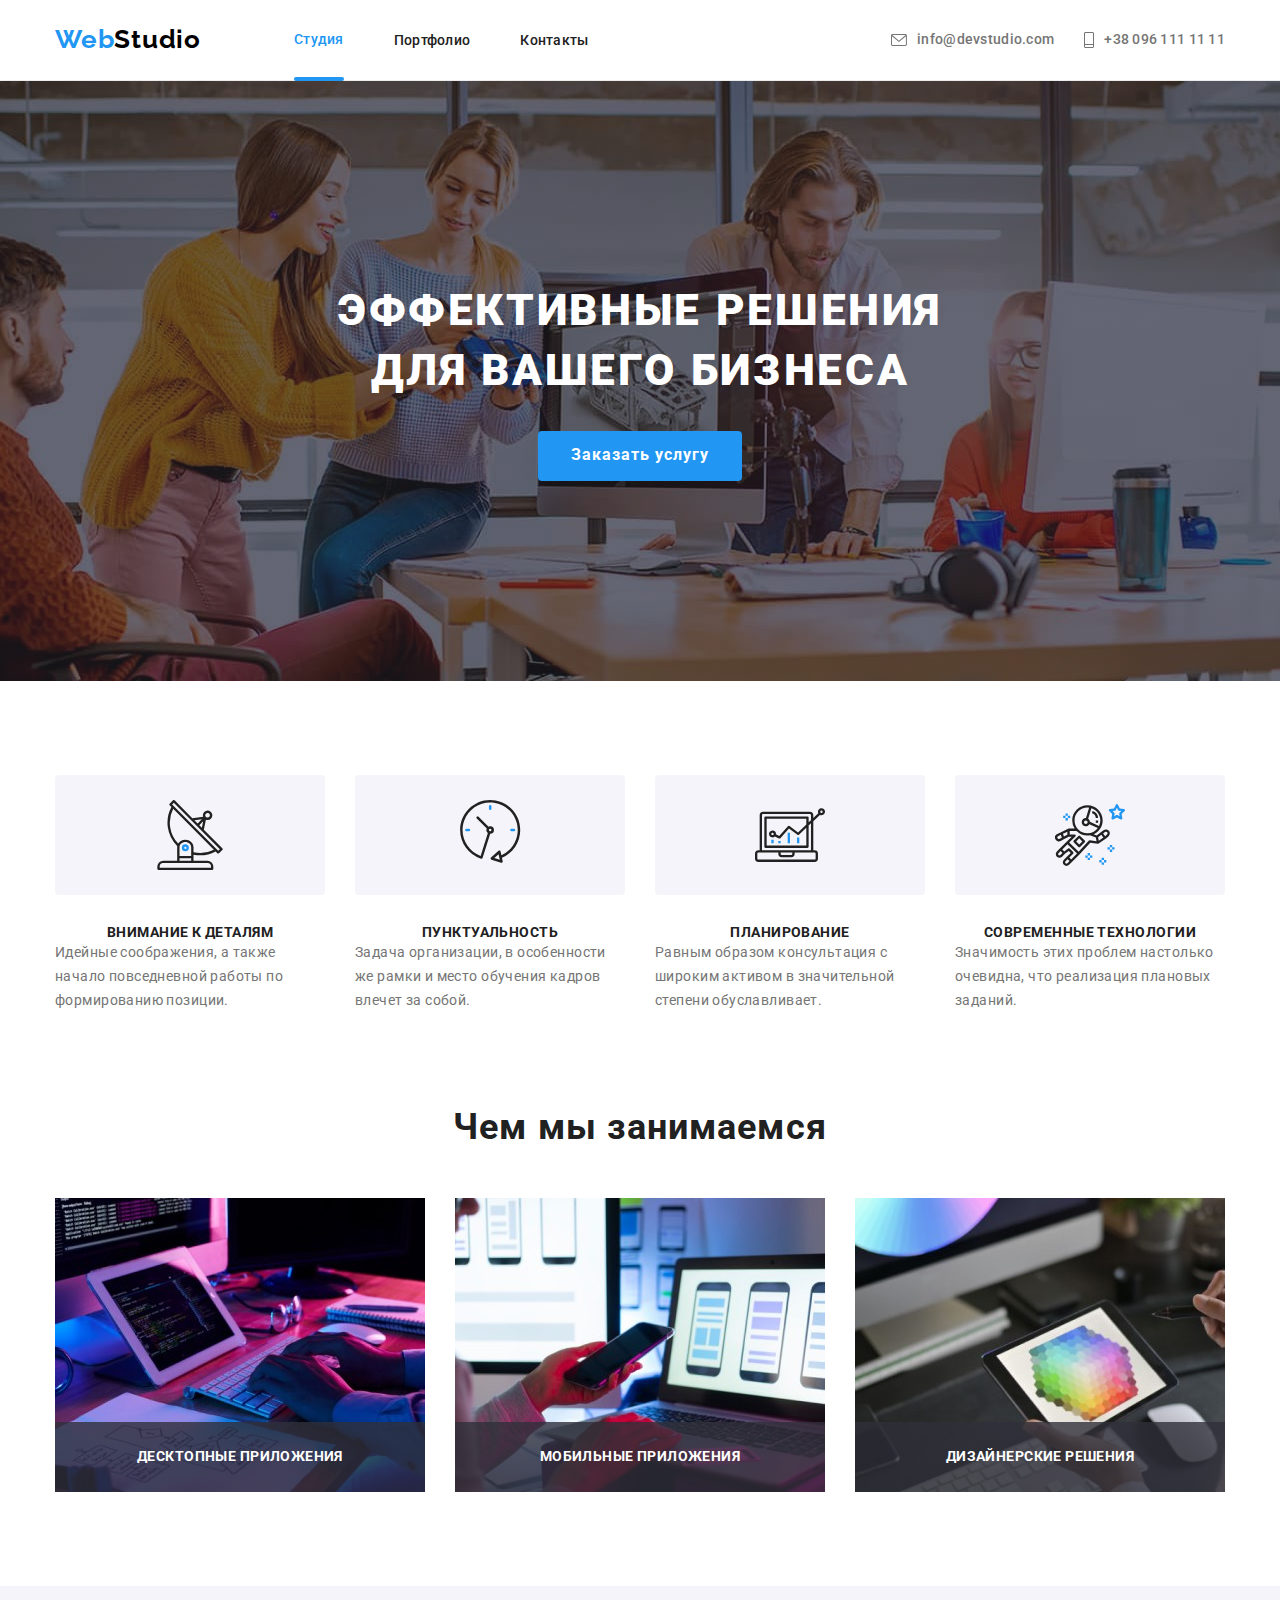
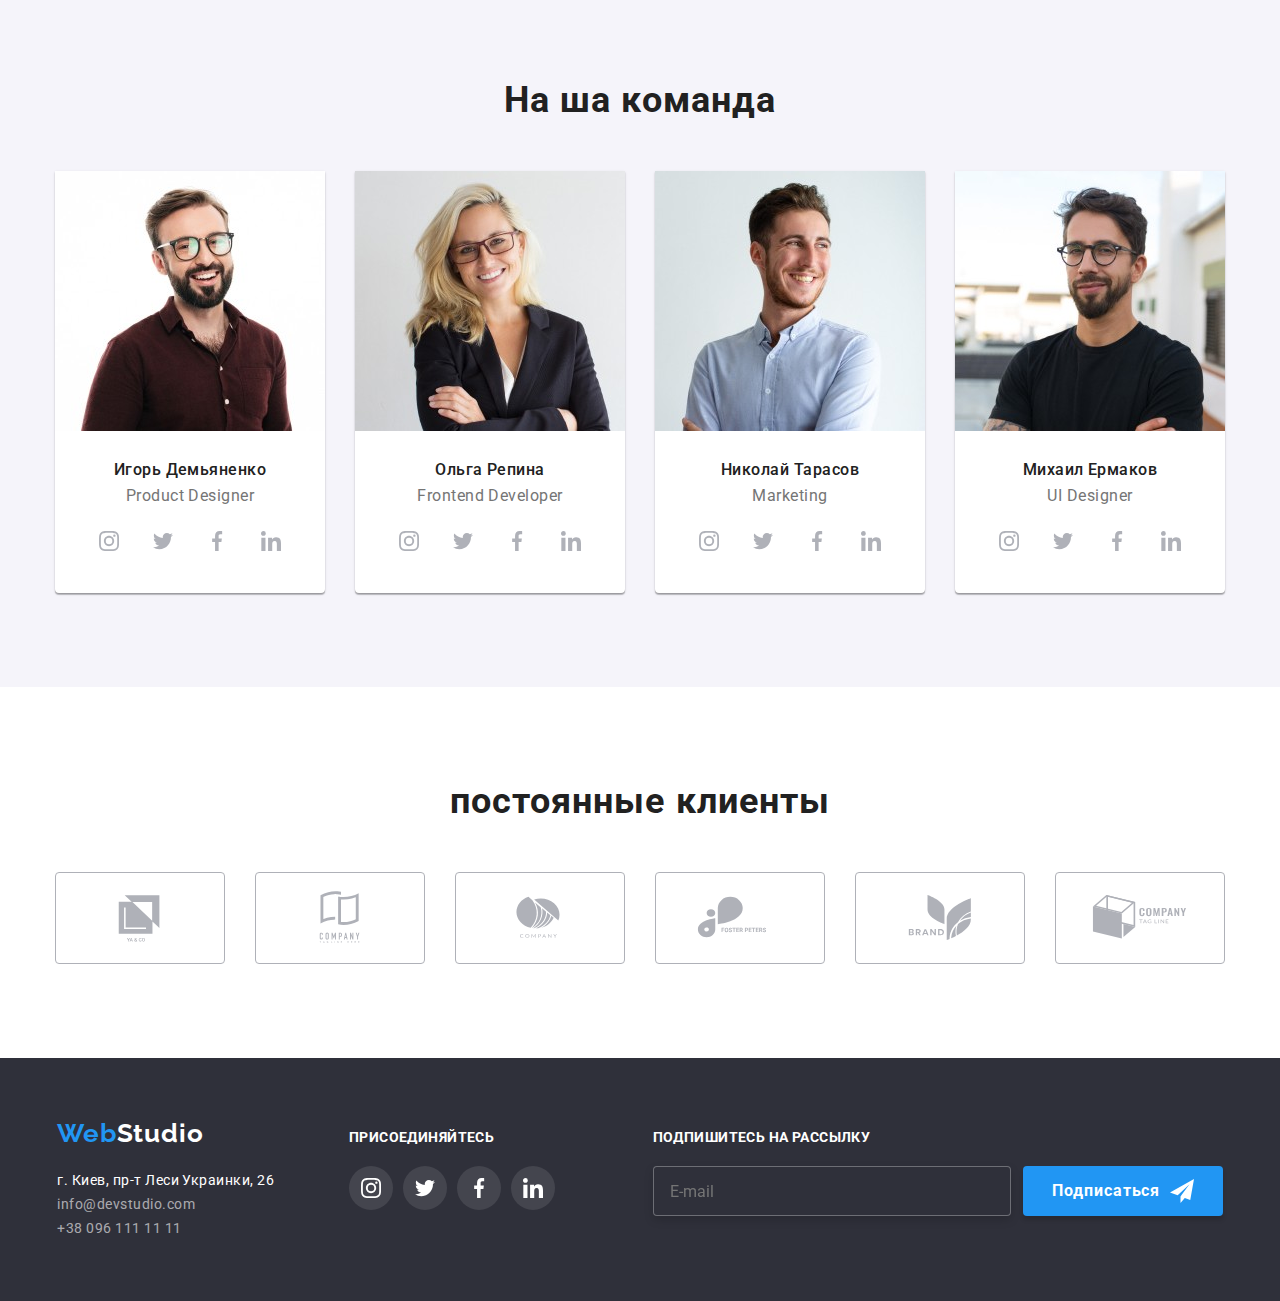
<file: index.html>
<!DOCTYPE html>
<html lang="en">
<head>
    <meta charset="UTF-8">
    <meta http-equiv="X-UA-Compatible" content="IE=edge">
    <meta name="viewport" content="width=, initial-scale=1.0">
    <title>Web Studio</title>
    <link rel="preconnect" href="https://fonts.googleapis.com">
    <link rel="preconnect" href="https://fonts.gstatic.com" crossorigin>
    <link href="https://fonts.googleapis.com/css2?family=Raleway:wght@700&family=Roboto:wght@400;500;700;900&display=swap"
            rel="stylesheet">
    <link rel="stylesheet" href="https://cdn.jsdelivr.net/npm/modern-normalize@1.1.0/modern-normalize.min.css" />
    <link rel="stylesheet" href="./css/main.min.css">
    <link rel="stylesheet" href="./css/style.css">
    
</head>
<body data-body>
    <!--header-->

   
    <header class="header">
        <div class="container container-nav">
            <nav class=" nav ">
                <a href="./index.html " class="logo logo-header ">Web<span class="studio">Studio</span></a>
                <ul class="site-nav list">
                    <li class="item item-studio "><a href="./index.html " class="link current">Студия</a></li>
                    <li class="item"><a href="./portfolio.html" class="link ">Портфолио</a></li>
                    <li class="item"><a href="" class="link">Контакты</a></li>
                </ul>
            </nav>

            <button class="mobile-menu-btn" type="button" data-menu-button>
                <svg class="mobile-menu-ikon" width="24" height="16">
                    <use class="mobile-menu-burger" href="./images/svg/icons.svg#icon-mobil-menu"></use>
                    <use class="mobile-menu-close" href="./images/svg/icons.svg#icon-close-menu"></use>
                    
                </svg>
            </button>

            <div class="site-nav ">
                <ul class="auth-nav list ">
                    <li class="item">
                        <a href="mailto:info@devstudio.com" class=" item-link ">
                            <svg class="auth-nav-icon" width="16" height="12">
                                <use href="./images/svg/icons.svg#icon-envelope"></use>
                            </svg>
                            info@devstudio.com
    
                        </a>
                    </li>
                    <li class="item">
                        <a href="tel:+380961111111" class=" item-link ">
                            <svg class="auth-nav-tel" width="10" height="16">
                                <use href="./images/svg/icons.svg#icon-vector"></use>
                            </svg>
                            +38 096 111 11 11
    
                        </a>
                    </li>
                </ul>
            </div>
    
        </div>
    </header>
  
    
    <!--main-content-->
    <main>
        
        <!--hero-->
        
            <section class="hero">
                <div class="container container-hero">
                     <h1 class="hero-title">Эффективные решения для вашего бизнеса</h1>
                     <button class="hero-button button " type="button" data-modal-open>Заказать услугу </button>
                </div>
            </section>
        
        
        <!--section title-->
       
            <section class="section-feature ">
                <div class="feature container">
                    <h2 class="feature__title visually-hidden">Правила</h2>
                    <ul class="feature__list list">
                        <li class=" feature__item ">
                            <div class="feature__content content">
                                <svg class="feature__icon" width="70" height="70">
                                    <use href="./images/svg/icons.svg#icon-antenna-1"></use>
                                </svg>
                            </div>
                                  
                            <h3 class="regulations-title">Внимание к деталям</h3>
                            <p class="paragraph-title">Идейные соображения, а также начало повседневной работы по формированию позиции.
                            </p>
                        </li>
                        <li class="feature__item">
                            <div class="feature__content">
                                <svg class="feature__icon" width="70" height="70">
                                    <use href="./images/svg/icons.svg#icon-clock-1"></use>
                                </svg>
                            </div>

                            <h3 class="regulations-title">Пунктуальность</h3>
                            <p class="paragraph-title">Задача организации, в особенности же рамки и место обучения кадров влечет за
                            собой.</p>
                        </li>
                        <li class="feature__item">
                            <div class="feature__content">
                                <svg class="feature__icon" width="70" height="70">
                                    <use href="./images/svg/icons.svg#icon-diagram-1"></use>
                                </svg>
                            </div>

                            <h3 class="regulations-title">Планирование</h3>
                            <p class="paragraph-title">Равным образом консультация с широким активом в значительной степени
                            обуславливает.</p>
                        </li>
                        <li class="feature__item">
                            <div class="feature__content">
                                <svg class="feature__icon" width="70" height="70">
                                    <use href="./images/svg/icons.svg#icon-astronaut-1"></use>
                                </svg>
                            </div>

                            <h3 class="regulations-title">Современные технологии</h3>
                            <p class="paragraph-title">Значимость этих проблем настолько очевидна, что реализация плановых заданий.</p>
                        </li>
                    </ul>
                </div>
            </section>
       
       
        <!--section work-->

       
        <section class="section work">
            <div class=" container">
                <h2 class="work__title title">Чем мы занимаемся</h2>
                   <ul class=" work__list list card-set">
                       <li class="work__item card-set-item ">
                        
                            <img class="work__icon" src="./images/work/img1lg.jpg" alt="человек печатает код на компьютере" width="370">
                            <p class="work__text">Десктопные приложения</p>
                       </li>
                       <li class="work__item card-set-item ">
                            <img class="work__icon" src="./images/work/img2lg.jpg" alt="компьютер на столе, смартфон в руке" width="370">
                            <p class="work__text">Мобильные приложения</p>
                       </li>
                       <li class="work__item card-set-item ">
                            <img class="work__icon" src="./images/work/img3lg.jpg" alt="компьютер на столе, в руке планшет в планшете цветовая гамма" width="370">
                            <p class="work__text">Дизайнерские решения</p>                            
                       </li>
                   </ul>
            </div>
        </section>
    
        
        
        <!--наша команда-->

        
        <section class=" our-team ">
            <div class="team container">
                <h2 class="team__title ">На ша команда</h2>
                <ul class="team-list list card-set">

                    <li class="team-list__item card-set-item ">

                        <picture>
                            <source
                             media="(min-width: 1200px)"
                                srcset="./images/our-team/img1lg.jpg 1x, ./images/our-team/img1lg@2x.jpg 2x"
                                 type="image/jpg" />
                            <source
                             media="(min-width: 768px)"
                                srcset="./images/our-team/img1md.jpg 1x, ./images/our-team/img1md@2x.jpg 2x"
                                 type="image/jpg" />
                            <source
                             media="(max-width: 767px)"
                                srcset="./images/our-team/img-1sm.jpg 1x, ./images/our-team/img-1sm@2x.jpg 2x"
                                 type="image/jpg" />
                        
                            <img src="./images/im2/img.jpg" alt="парень в очках и в коричневой рубашки" width="270">
                        </picture>

                            <div class="team-list__name">
                                <h3 class="team-list__text">Игорь Демьяненко</h3>
                                <p lang="en" class="team-list__position">Product Designer</p>
                                <ul class="social-list list">
                                    <li class="social-list__item network">
                                        <a class="social-list__link social-network " href="" target="_blank" rel="noopener noreferrer"
                                         aria-label="instagram">
                                            <svg class="social-media-icon" width="20" height="20">
                                                <use href="./images/svg/icons.svg#icon-instagram-2"></use>
                                            </svg>
                                        </a>
                                    </li>
                                    <li class="social-list__item network">
                                        <a class="social-list__link social-network " href="" target="_blank" rel="noopener noreferrer"
                                         aria-label="twitter">
                                            <svg class="social-media-icon" width="20" height="20">
                                                <use href="./images/svg/icons.svg#icon-twitter-1"></use>
                                            </svg>
                                        </a>
                                    </li>
                                    <li class="social-list__item network">
                                        <a class="social-list__link social-network " href="" target="_blank" rel="noopener noreferrer"
                                         aria-label="facebook">
                                            <svg class="social-media-icon" width="20" height="20">
                                                <use href="./images/svg/icons.svg#icon-facebook-1"></use>
                                            </svg>
                                        </a>
                                    </li>
                                    <li class="social-list__item network">
                                        <a class="social-list__link social-network " href="" target="_blank" rel="noopener noreferrer"
                                         aria-label="linkedin">
                                            <svg class="social-media-icon" width="20" height="20">
                                                <use href="./images/svg/icons.svg#icon-linkedin-1"></use>
                                            </svg>
                                        </a>
                                    </li>
                                </ul>
                            </div>
                       
                    </li>
                    <li class="team-list__item card-set-item">

                        <picture>
                            <source media="(min-width: 1200px)"
                             srcset="./images/our-team/img2lg.jpg 1x, ./images/our-team/img2lg@2x.jpg 2x"
                                type="image/jpg" />
                            <source media="(min-width: 768px)"
                             srcset="./images/our-team/img2md.jpg 1x, ./images/our-team/img2md@2x.jpg 2x"
                                type="image/jpg" />
                            <source media="(max-width: 767px)"
                             srcset="./images/our-team/img-2sm.jpg 1x, ./images/our-team/img-2sm@2x.jpg 2x"
                                type="image/jpg" />
                        
                            <img src="./images/our-team/img-2sm.jpg" alt="девушка в очках и в серой рубашки" width="270">
                        </picture>

                            <div class="team-list__name">
                                <h3 class="team-list__text">Ольга Репина</h3>
                                <p lang="en" class="team-list__position">Frontend Developer</p>
                                <ul class="social-list  list">
                                    <li class="social-list__item network">
                                        <a class="social-list__link social-network " href="" target="_blank" rel="noopener noreferrer" aria-label="instagram">
                                            <svg class="social-media-icon" width="20" height="20">
                                                <use href="./images/svg/icons.svg#icon-instagram-2"></use>
                                            </svg>
                                        </a>
                                    </li>
                                    <li class="social-list__item network">
                                        <a class="social-list__link social-network " href="" target="_blank" rel="noopener noreferrer" aria-label="twitter">
                                            <svg class="social-media-icon" width="20" height="20">
                                                <use href="./images/svg/icons.svg#icon-twitter-1"></use>
                                            </svg>
                                        </a>
                                    </li>
                                    <li class="social-list__item network">
                                        <a class="social-list__link social-network " href="" target="_blank" rel="noopener noreferrer" aria-label="facebook">
                                            <svg class="social-media-icon" width="20" height="20">
                                                <use href="./images/svg/icons.svg#icon-facebook-1"></use>
                                            </svg>
                                        </a>
                                    </li>
                                    <li class="social-list__item network">
                                        <a class="social-list__link social-network " href="" target="_blank" rel="noopener noreferrer" aria-label="linkedin">
                                            <svg class="social-media-icon" width="20" height="20">
                                                <use href="./images/svg/icons.svg#icon-linkedin-1"></use>
                                            </svg>
                                        </a>
                                    </li>
                                </ul>
                            </div>
                       
                    </li>
                    <li class="team-list__item card-set-item">

                        <picture>
                            <source media="(min-width: 1200px)"
                             srcset="./images/our-team/img3lg.jpg 1x, ./images/our-team/img3lg@2x.jpg 2x"
                                type="image/jpg" />
                            <source media="(min-width: 768px)"
                             srcset="./images/our-team/img3md.jpg 1x, ./images/our-team/img3md@2x.jpg 2x"
                                type="image/jpg" />
                            <source media="(max-width: 767px)"
                             srcset="./images/our-team/img-3sm.jpg 1x, ./images/our-team/img-3sm@2x.jpg 2x"
                                type="image/jpg" />
                        
                            <img src="./images/im2/img(2).jpg" alt="парень в белой рубашки" width="270">
                        </picture>

                            <div class="team-list__name">
                                <h3 class="team-list__text">Николай Тарасов</h3>
                                <p lang="en" class="team-list__position">Marketing</p>
                                <ul class="social-list  list">
                                    <li class="social-list__item network">
                                        <a class="social-list__link social-network " href="" target="_blank" rel="noopener noreferrer" aria-label="instagram">
                                            <svg class="social-media-icon" width="20" height="20">
                                                <use href="./images/svg/icons.svg#icon-instagram-2"></use>
                                            </svg>
                                        </a>
                                    </li>
                                    <li class="social-list__item network">
                                        <a class="social-list__link social-network " href="" target="_blank" rel="noopener noreferrer" aria-label="twitter">
                                            <svg class="social-media-icon" width="20" height="20">
                                                <use href="./images/svg/icons.svg#icon-twitter-1"></use>
                                            </svg>
                                        </a>
                                    </li>
                                    <li class="social-list__item network">
                                        <a class="social-list__link social-network " href="" target="_blank" rel="noopener noreferrer" aria-label="facebook">
                                            <svg class="social-media-icon" width="20" height="20">
                                                <use href="./images/svg/icons.svg#icon-facebook-1"></use>
                                            </svg>
                                        </a>
                                    </li>
                                    <li class="social-list__item network">
                                        <a class="social-list__link social-network " href="" target="_blank" rel="noopener noreferrer" aria-label="linkedin">
                                            <svg class="social-media-icon" width="20" height="20">
                                                <use href="./images/svg/icons.svg#icon-linkedin-1"></use>
                                            </svg>
                                        </a>
                                    </li>
                                </ul>
                            </div>
                       
                    </li>
                    <li class="team-list__item card-set-item">

                        <picture>
                            <source media="(min-width: 1200px)"
                             srcset="./images/our-team/img04lg.jpg 1x, ./images/our-team/img04lg@2x.jpg 2x"
                                type="image/jpg" />
                            <source media="(min-width: 768px)"
                             srcset="./images/our-team/img04md.jpg 1x, ./images/our-team/img04md@2x.jpg 2x"
                                type="image/jpg" />
                            <source media="(max-width: 767px)"
                             srcset="./images/our-team/img-04sm.jpg 1x, ./images/our-team/img-04sm@2x.jpg 2x"
                                type="image/jpg" />
                        
                            <img src="./images/our-team/img-04sm.jpg" alt="парень в очках и в черной футболке" width="270">
                        </picture>
                       
                            <div class="team-list__name">
                                <h3 class="team-list__text">Михаил Ермаков</h3>
                                <p lang="en" class="team-list__position">UI Designer</p>
                                <ul class="social-list  list">
                                    <li class="social-list__item network">
                                        <a class="social-list__link social-network " href="" target="_blank" rel="noopener noreferrer"
                                         aria-label="instagram">
                                            <svg class="social-media-icon" width="20" height="20">
                                                <use href="./images/svg/icons.svg#icon-instagram-2"></use>
                                            </svg>
                                        </a>
                                    </li>
                                    <li class="social-list__item network">
                                        <a class="social-list__link social-network " href="" target="_blank" rel="noopener noreferrer"
                                         aria-label="twitter">
                                            <svg class="social-media-icon" width="20" height="20">
                                                <use href="./images/svg/icons.svg#icon-twitter-1"></use>
                                            </svg>
                                        </a>
                                    </li>
                                    <li class="social-list__item network">
                                        <a class="social-list__link social-network " href="" target="_blank" rel="noopener noreferrer"
                                         aria-label="facebook">
                                            <svg class="social-media-icon" width="20" height="20">
                                                <use href="./images/svg/icons.svg#icon-facebook-1"></use>
                                            </svg>
                                        </a>
                                    </li>
                                    <li class="social-list__item network">
                                        <a class="social-list__link social-network " href="" target="_blank" rel="noopener noreferrer"
                                         aria-label="linkedin">
                                            <svg class="social-media-icon" width="20" height="20">
                                                <use href="./images/svg/icons.svg#icon-linkedin-1"></use>
                                            </svg>
                                        </a>
                                    </li>

                                </ul>
                            </div>
                        
                    </li>
                              
                </ul>
            </div>
        </section>

        <!-- постоянные клиенты -->
        
        
        <section class="section">
            <div class="client container">
                <h2 class="client__title title">постоянные клиенты</h2>
                <ul class="client__list list">
                    <li class="client__item ">
                        <a href="" class="client__link">
                            <svg class="client__icon" width="106" height="60">
                                <use href="./images/svg/icons.svg#icon-logo"></use>
                            </svg>
                        </a>
                        
                    </li>
                    <li class="client__item">
                        <a href="" class="client__link">
                            <svg class="client__icon" width="106" height="60">
                                <use href="./images/svg/icons.svg#icon-logo-1"></use>
                            </svg>
                        </a>
                        
                    </li>
                    <li class="client__item">
                        <a href="" class="client__link">
                            <svg class="client__icon" width="106" height="60">
                                <use href="./images/svg/icons.svg#icon-logo-2"></use>
                            </svg>
                        </a>
                        
                    </li>
                    <li class="client__item">
                        <a href="" class="client__link">
                            <svg class="client__icon" width="106" height="60">
                                <use href="./images/svg/icons.svg#icon-logo-3"></use>
                            </svg>
                        </a>
                       
                    </li>
                    <li class="client__item">
                        <a href="" class="client__link">
                            <svg class="client__icon" width="106" height="60">
                                <use href="./images/svg/icons.svg#icon-logo-4"></use>
                            </svg>
                        </a>
                        
                    </li>
                    <li class="client__item">
                        <a href="" class="client__link">
                            <svg class="client__icon" width="106" height="60">
                                <use href="./images/svg/icons.svg#icon-logo-5"></use>
                            </svg>
                        </a>
                        
                    </li>
                </ul>

            </div>



        </section>

        

    </main>
    <!--footer-->

   
    <footer class="footer">
        <div class="container section-footer ">
            <div class="container-section-footer">
                <a href="./index.html" class="logo ">Web<span class="footer-studio">Studio</span></a>
                
                <address class="">
                    <ul class="address list">
                        <li>
                            <a href="https://www.google.pl/maps/dir//%D0%B1%D1%83%D0%BB.+%D0%9B%D0%B5%D1%81%D0%B8+%D0%A3%D0%BA%D1%80%D0%B0%D0%B8%D0%BD%D0%BA%D0%B8,+26,+%D0%9A%D0%B8%D0%B5%D0%B2,+%D0%A3%D0%BA%D1%80%D0%B0%D0%B8%D0%BD%D0%B0,
                             " class="address-linc">г. Киев, пр-т Леси Украинки, 26</a>
                        </li>
                        <li>
                            <a href="mailto:info@devstudio.com" class="mail">info@devstudio.com</a>
                        </li>
                        <li>
                            <a href="tel:+380961111111" class="mail">+38 096 111 11 11</a>
                        </li>
                    </ul>
                </address>
            </div>
                
                
                <div class="strong-title-list">
                    <strong class="strong-title-link">присоединяйтесь</strong>
                    <ul class="strong-title list">
                        <li class="strong-title__item network">
                            <a class="strong-title__link social-network  strong" href="" target="_blank" rel="noopener noreferrer" aria-label="instagram">
                                <svg class="strong-title__icon social-media-icon" width=" 20" height="20">
                                    <use href="./images/svg/icons.svg#icon-instagram-2"></use>
                                </svg>
                            </a>
                        </li>
                        <li class="strong-title__item  network">
                            <a class="strong-title__link social-network  strong" href="" target="_blank" rel="noopener noreferrer" aria-label="twitter">
                                <svg class="strong-title__icon social-media-icon" width=" 20" height="20">
                                    <use href="./images/svg/icons.svg#icon-twitter-1"></use>
                                </svg>
                            </a>
                        </li>
                        <li class="strong-title__item  network">
                            <a class="strong-title__link social-network  strong" href="" target="_blank" rel="noopener noreferrer" aria-label="facebook">
                                <svg class="strong-title__icon social-media-icon" width=" 20" height="20">
                                    <use href="./images/svg/icons.svg#icon-facebook-1"></use>
                                </svg>
                            </a>
                        </li>
                        <li class="strong-title__item  network">
                            <a class="strong-title__link social-network strong" href="" target="_blank" rel="noopener noreferrer" aria-label="linkedin">
                                <svg class="strong-title__icon social-media-icon" width=" 20" height="20">
                                    <use href="./images/svg/icons.svg#icon-linkedin-1"></use>
                                </svg>
                            </a>
                        </li>
                    </ul>
                </div>

                <form class="btn-submit">
                    <div class="footer-input">
                        <label class="footer-input-title" for="email">Подпишитесь на рассылку</label>
                        <input class="input-title" type="email" name="email" id="email" placeholder="E-mail">
                    
                    </div>
                    <button class="footer-button  button" type="submit">Подписаться<svg class="telegram-icon" width="24" height="24">
                            <use href="./images/svg/icons.svg#icon-telegram"></use>
                        </svg>
                    </button>
                </form>
          
            
            
           
        </div>
    
    </footer>
   
    <!-- модальное окно -->

    <div class="backdrop is-hidden" data-modal>
        <div class="modal">

           
              <button class="modal-close-btn" type="button" data-modal-close>
                <svg class="modal-close-btn-svg" width="11" height="11">
                    <use  href="./images/svg/icons.svg#icon-close"></use>
                </svg>
              </button>

              <form class="form">
                <strong class="form-title">Оставьте свои данные, мы вам перезвоним</strong>
                <div class="form-field">

                    <div class="field field-box">
                        <label class="label-title" for="name">Имя</label>
                        <input class="input input-check" type="text" name="name" id="name">
                        <svg class="input-svg" width="12" height="12">
                            <use href="./images/svg/icons.svg#icon-name"></use>
                        </svg>
                    </div>
                    
                    <div class="field field-box">
                        <label class="label-title" for="tel">Телефон</label>
                        <input class="input input-check" type="tel" name="tel" id="tel">
                        <svg class="input-svg" width="13" height="13">
                            <use href="./images/svg/icons.svg#icon-telephone"></use>
                        </svg>
                    </div>
                    
                    <div class="field field-box">
                        <label class="label-title" for="mail">Почта</label>
                        <input class="input input-check" type="email" name="mail" id="mail">
                        <svg class="input-svg" width="15" height="12">
                            <use href="./images/svg/icons.svg#icon-email-black"></use>
                        </svg>
                    </div>
               

                    <div class="field">
                        <label class="label-title"  for="kомментарий">Комментарий</label>
                        <textarea class="comment input"  name="kомментарий" id="kомментарий" cols="30" rows="3" placeholder="Введите текст"></textarea>
                    </div>

                    <div class="form-title-check ">
                        
                        
                            <input class="visually-hidden  input" type="checkbox" name="cоглашаюсь" value="cоглашаюсь " id="cоглашаюсь">

                        <span class="btn-svg-check">
                            <svg class="btn-svg-checkbox " width="11" height="8" >
                                <use href="./images/svg/icons.svg#icon-check-mark"></use>
                            </svg>
                        </span>
                        
                        <label class="label-title-terms" for="cоглашаюсь">Соглашаюсь с рассылкой и принимаю
                            <a href="" class="terms">Условия договора</a>
                        </label>
                       
                      
                    </div>

                        <button class=" form-button button " type="submit">Отправить</button>
                </div>
                       

              </form>
        </div>
    </div>


    <!--модальное меню  -->

    <div class="mobil-menu" data-menu>
        <ul class="mobile-menu-nav list">
            <li class="mobile-menu-nav-item">
                <a href="./index.html " class="link-mobile-menu-nav-item  current" >Студия</a>
            </li>
            <li class="mobile-menu-nav-item">
                <a href="./portfolio.html" class="link-mobile-menu-nav-item">Портфолио</a>
            </li>
            <li class="mobile-menu-nav-item">
                <a href="" class="link-mobile-menu-nav-item">Контакты</a>
            </li>
        </ul>

        <ul class="mobile-menu-contacts list">
            <li class="mobile-menu-contacts-item">
                <a class="accent" href="tel:+380961111111">+38 096 111 11 11</a>
            </li>
            <li class="mobile-menu-contacts-item">
                <a class="accent-item" href="mailto:info@devstudio.com">info@devstudio.com</a>
            </li>
        </ul>

        <ul class="mobile-menu-socials list">
            <li class="mobile-menu-socials-item">
                <a class="mobile-menu-socials-link " href="">Instagram</a>
            </li>
            <li class="mobile-menu-socials-item">
                <a class="mobile-menu-socials-link " href="">Twitter</a>
            </li>
            <li class="mobile-menu-socials-item">
                <a class="mobile-menu-socials-link " href="">Facebook</a>
            </li>
            <li class="mobile-menu-socials-item">
                <a class="mobile-menu-socials-link " href="">LinkedIn</a>
            </li>
        </ul>
    </div>



    <script src="./js/modal.js"></script>
    <script src="./js/menu.js"></script>
    
</body>
</html>
</file>
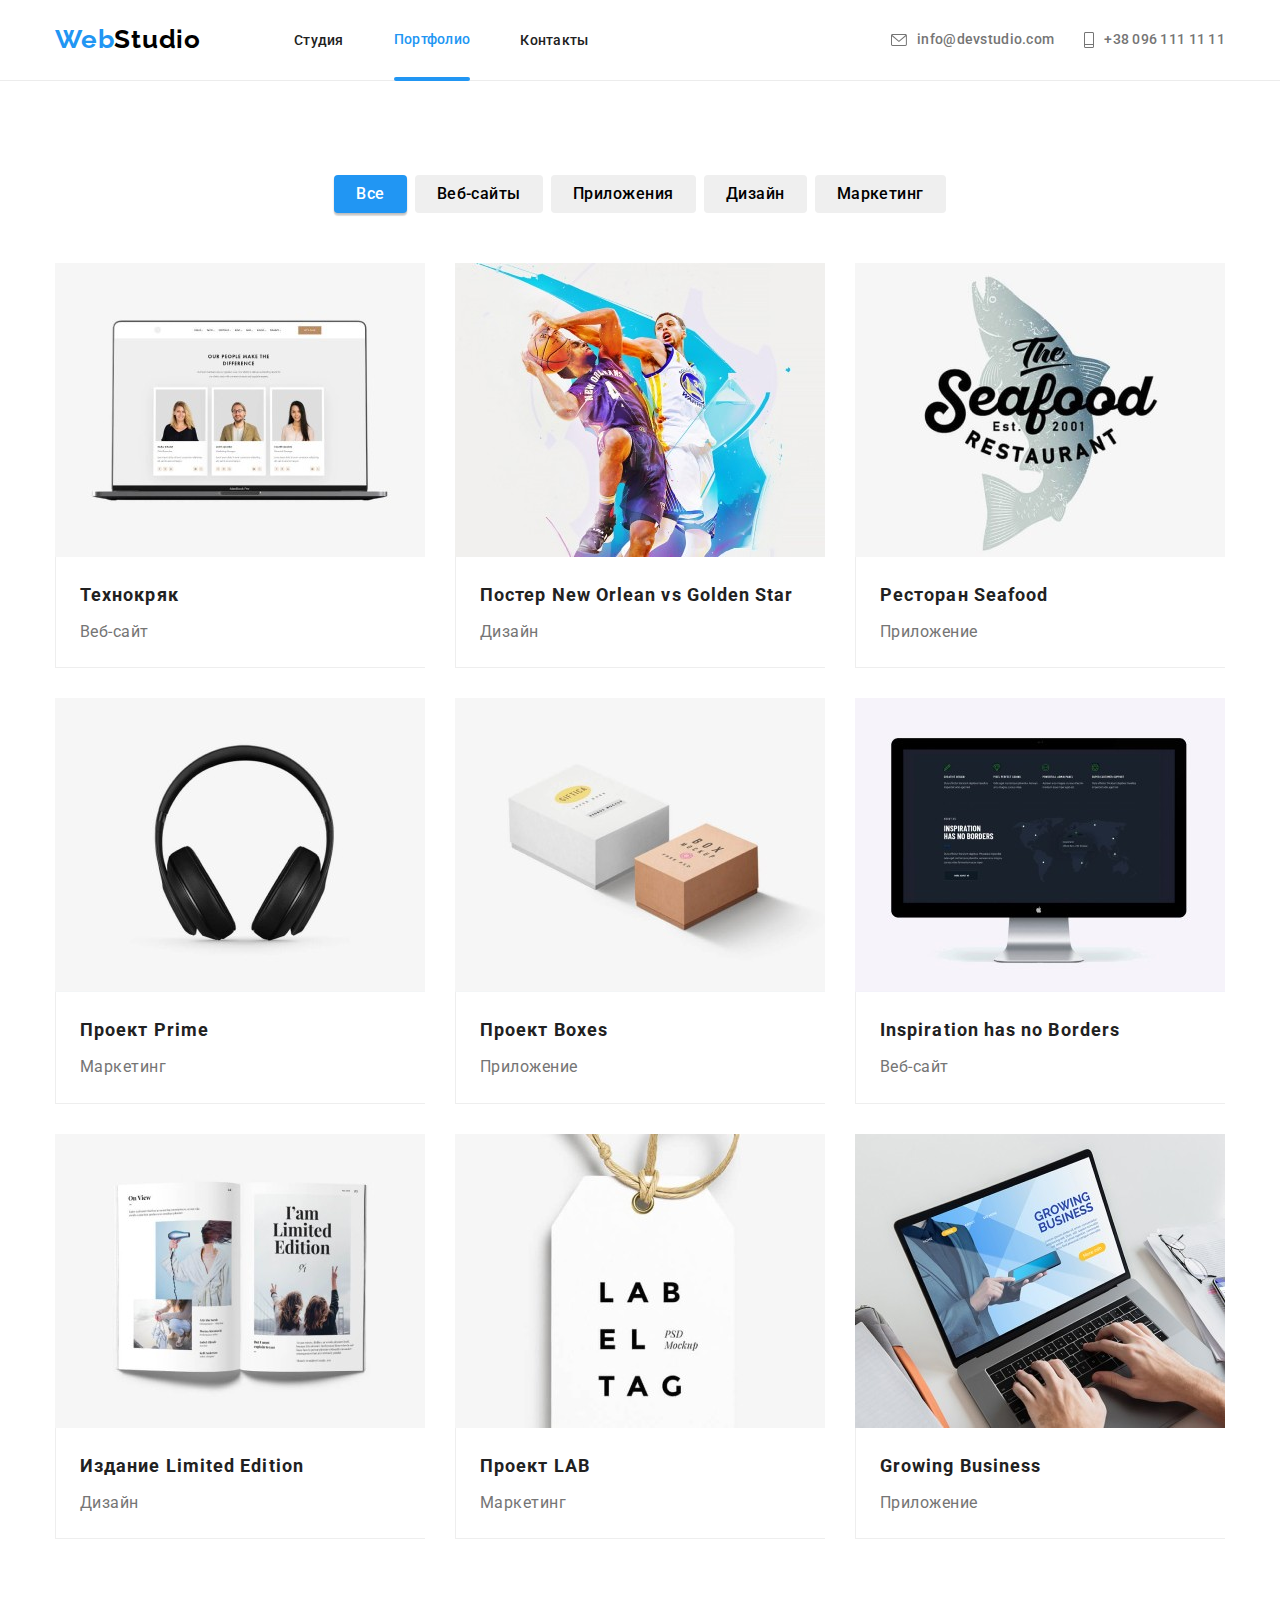
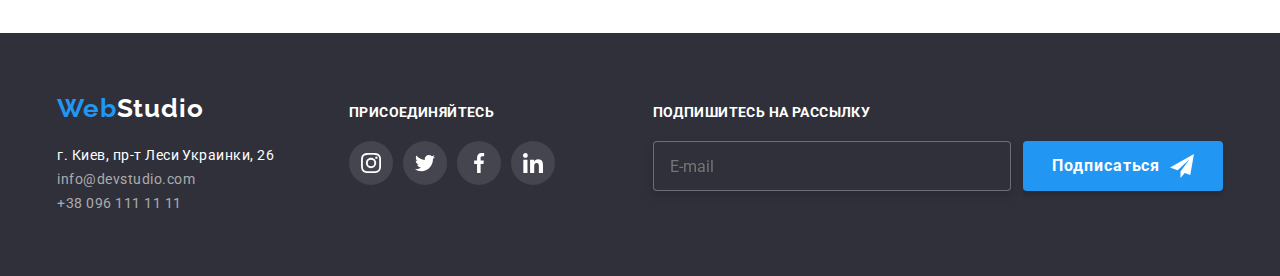
<file: portfolio.html>
<!DOCTYPE html>
<html lang="en">
<head>
    <meta charset="UTF-8">
    <meta http-equiv="X-UA-Compatible" content="IE=edge">
    <meta name="viewport" content="width=device-width, initial-scale=1.0">
    <title>Portfolio</title>
    <link rel="preconnect" href="https://fonts.googleapis.com">
    <link rel="preconnect" href="https://fonts.gstatic.com" crossorigin>
    <link href="https://fonts.googleapis.com/css2?family=Raleway:wght@700&family=Roboto:wght@400;500;700;900&display=swap"
            rel="stylesheet">
    <link rel="stylesheet" href="https://cdn.jsdelivr.net/npm/modern-normalize@1.1.0/modern-normalize.min.css" />
    <link rel="stylesheet" href="./css/main.min.css">
    <link rel="stylesheet" href="./css/style.css">
</head>
<body>
    <!--header-->

    <header class="header">
        <div class="container container-nav">
            <nav class=" nav ">
                <a href="./index.html " class="logo logo-header ">Web<span class="studio">Studio</span></a>
                <ul class="site-nav list">
                    <li class="item  "><a href="./index.html " class="link ">Студия</a></li>
                    <li class="item item-studio"><a href="./portfolio.html" class="link current">Портфолио</a></li>
                    <li class="item"><a href="" class="link">Контакты</a></li>
                </ul>
            </nav>
    
            <button class="mobile-menu-btn" type="button" data-menu-button>
                <svg class="mobile-menu-ikon" width="24" height="16">
                    <use class="mobile-menu-burger" href="./images/svg/icons.svg#icon-mobil-menu"></use>
                    <use class="mobile-menu-close" href="./images/svg/icons.svg#icon-close-menu"></use>
    
                </svg>
            </button>
    
            <div class="site-nav ">
                <ul class="auth-nav list ">
                    <li class="item">
                        <a href="mailto:info@devstudio.com" class=" item-link ">
                            <svg class="auth-nav-icon" width="16" height="12">
                                <use href="./images/svg/icons.svg#icon-envelope"></use>
                            </svg>
                            info@devstudio.com
    
                        </a>
                    </li>
                    <li class="item">
                        <a href="tel:+380961111111" class=" item-link ">
                            <svg class="auth-nav-tel" width="10" height="16">
                                <use href="./images/svg/icons.svg#icon-vector"></use>
                            </svg>
                            +38 096 111 11 11
    
                        </a>
                    </li>
                </ul>
            </div>
    
        </div>
    </header>

    <!--main-content-->

    <main class="section-main">
        <div class="container">
            <section class="main">
                <h1 class="visually-hidden">Projects</h1>
                <ul class=" project list ">
                    <li class="project-list"><button class="filter-button current" type="button">Все</button></li>
                    <li class="project-list"><button class="filter-button" type="button">Веб-сайты</button></li>
                    <li class="project-list"><button class="filter-button" type="button">Приложения</button></li>
                    <li class="project-list"><button class="filter-button" type="button">Дизайн</button></li>
                    <li class="project-list"><button class="filter-button" type="button">Маркетинг</button></li>
                </ul>
                <ul class="list card-set">
            
                    <li class="card-set-item shadow">
                        <a href="">
                            <div class="shadow-overlau">

                                <picture>
                                    <source media="(min-width: 1200px)"
                                     srcset="./images/portfolio/img1lg.jpg 1x, ./images/portfolio/img1lg@2x.jpg 2x"
                                        type="image/jpg" />
                                    <source media="(min-width: 768px)"
                                     srcset="./images/portfolio/img1md.jpg 1x, ./images/portfolio/img1md@2x.jpg 2x"
                                        type="image/jpg" />
                                    <source media="(max-width: 767px)"
                                     srcset="./images/portfolio/img1sm.jpg 1x, ./images/portfolio/img1sm@2x.jpg 2x"
                                        type="image/jpg" />
                                
                                    <img class="" src="./images/portfolio/img1sm.jpg" alt=" на мониторе три фотографии, две девушки один мужчина" width="370">
                                </picture>
                                
                                    <div class="portfolio-overlau">
                                        <p class="portfolio-desc"> Ресурс предлагает комплексные предложения
                                            с разным уровнем функционала и сервисов. Все это позволит
                                            посетителю получить
                                            исчерпывающие сведения о компании или частном лице.
                                        </p>
                                    </div>
                            </div>
                                <div class="portfolio-item">
                                    <h2 class="portfolio-name">Технокряк</h2>
                                    <p class="portfolio-text">Веб-сайт</p>
                                </div>
                            
                        </a>
                        
                    </li>
                    <li class="card-set-item shadow">

                        <a href="">
                            <div class="shadow-overlau">

                                <picture>
                                    <source media="(min-width: 1200px)"
                                     srcset="./images/portfolio/img2lg.jpg 1x, ./images/portfolio/img2lg@2x.jpg 2x"
                                        type="image/jpg" />
                                    <source media="(min-width: 768px)"
                                     srcset="./images/portfolio/img2md.jpg 1x, ./images/portfolio/img2md@2x.jpg 2x"
                                        type="image/jpg" />
                                    <source media="(max-width: 767px)"
                                     srcset="./images/portfolio/img2sm.jpg 1x, ./images/portfolio/img2sm@2x.jpg 2x"
                                        type="image/jpg" />
                                
                                    <img src="./images/portfolio/img2sm.jpg" alt=" два баскетболиста с мячом" width="370">
                                </picture>
                                
                                    <div class="portfolio-overlau">
                                        <p class="portfolio-desc"> Ресурс предлагает комплексные предложения
                                            с разным уровнем функционала и сервисов. Все это позволит
                                            посетителю получить
                                            исчерпывающие сведения о компании или частном лице.
                                        </p>
                                    </div>
                            </div>
                           
                            <div class=" portfolio-item">
                                <h2 class="portfolio-name">Постер New Orlean vs Golden Star</h2>
                                <p class="portfolio-text">Дизайн</p>
                            </div>
                            
                        </a>
            
                    </li>
                    <li class="card-set-item shadow">
                        <a href="">
                            <div class="shadow-overlau">

                                <picture>
                                    <source media="(min-width: 1200px)"
                                     srcset="./images/portfolio/img3lg.jpg 1x, ./images/portfolio/img3lg@2x.jpg 2x"
                                        type="image/jpg" />
                                    <source media="(min-width: 768px)"
                                     srcset="./images/portfolio/img3md.jpg 1x, ./images/portfolio/img3md@2x.jpg 2x"
                                        type="image/jpg" />
                                    <source media="(max-width: 767px)"
                                     srcset="./images/portfolio/img3sm.jpg 1x, ./images/portfolio/img3sm@2x.jpg 2x"
                                        type="image/jpg" />
                                
                                    <img src="./images/portfolio/img3sm.jpg" alt=" логотип рыбного ресторана" width="370">
                                </picture>
                                
                                    <div class="portfolio-overlau">
                                        <p class="portfolio-desc"> Ресурс предлагает комплексные предложения
                                            с разным уровнем функционала и сервисов. Все это позволит
                                            посетителю получить
                                            исчерпывающие сведения о компании или частном лице.
                                        </p>
                                    </div>
                            </div>
                            
                            <div class=" portfolio-item">
                                <h2 class="portfolio-name">Ресторан Seafood</h2>
                                <p class="portfolio-text">Приложение</p>
                            </div>
                            
                        </a>
            
                    </li>
                    <li class="card-set-item shadow">
                        <a href="">
                            <div class="shadow-overlau">

                                <picture>
                                    <source media="(min-width: 1200px)"
                                     srcset="./images/portfolio/img4lg.jpg 1x, ./images/portfolio/img4lg@2x.jpg 2x"
                                        type="image/jpg" />
                                    <source media="(min-width: 768px)"
                                     srcset="./images/portfolio/img4md.jpg 1x, ./images/portfolio/img4md@2x.jpg 2x"
                                        type="image/jpg" />
                                    <source media="(max-width: 767px)"
                                     srcset="./images/portfolio/img4sm.jpg 1x, ./images/portfolio/img4sm@2x.jpg 2x"
                                        type="image/jpg" />
                                
                                    <img src="./images/portfolio/img4sm.jpg" alt=" наушники" width="370">
                                </picture>
                                
                                    <div class="portfolio-overlau">
                                        <p class="portfolio-desc"> Ресурс предлагает комплексные предложения
                                            с разным уровнем функционала и сервисов. Все это позволит
                                            посетителю получить
                                            исчерпывающие сведения о компании или частном лице.
                                        </p>
                                    </div>
                            </div>
                            
                            <div class=" portfolio-item">
                                <h2 class="portfolio-name">Проект Prime</h2>
                                <p class="portfolio-text">Маркетинг</p>
                            </div>
                        </a>
            
                    </li>
                    <li class="card-set-item shadow">
                        <a href="">
                            <div class="shadow-overlau">

                                <picture>
                                    <source media="(min-width: 1200px)"
                                     srcset="./images/portfolio/img5lg.jpg 1x, ./images/portfolio/img5lg.jpg 2x"
                                        type="image/jpg" />
                                    <source media="(min-width: 768px)"
                                     srcset="./images/portfolio/img5md.jpg 1x, ./images/portfolio/img5md@2x.jpg 2x"
                                        type="image/jpg" />
                                    <source media="(max-width: 767px)"
                                     srcset="./images/portfolio/img5sm.jpg 1x, ./images/portfolio/img5sm@2x.jpg 2x"
                                        type="image/jpg" />
                                
                                    <img src="./images/portfolio/img5sm.jpg" alt=" две коробки одна белая вторая бежевая" width="370">
                                </picture>
                                
                                    <div class="portfolio-overlau">
                                        <p class="portfolio-desc"> Ресурс предлагает комплексные предложения
                                            с разным уровнем функционала и сервисов. Все это позволит
                                            посетителю получить
                                            исчерпывающие сведения о компании или частном лице.
                                        </p>
                                    </div>
                            </div>
                            
                            <div class=" portfolio-item">
                                <h2 class="portfolio-name">Проект Boxes</h2>
                                <p class="portfolio-text">Приложение</p>
                            </div>
                            
                        </a>
            
                    </li>
                    <li class="card-set-item shadow">
                        <a href="">
                            <div class="shadow-overlau">

                                <picture>
                                    <source media="(min-width: 1200px)"
                                     srcset="./images/portfolio/img6lg.jpg 1x, ./images/portfolio/img6lg@2x.jpg 2x"
                                        type="image/jpg" />
                                    <source media="(min-width: 768px)"
                                     srcset="./images/portfolio/img6md.jpg 1x, ./images/portfolio/img6md@2x.jpg 2x"
                                        type="image/jpg" />
                                    <source media="(max-width: 767px)"
                                     srcset="./images/portfolio/img6sm.jpg 1x, ./images/portfolio/img6sm@2x.jpg 2x"
                                        type="image/jpg" />
                                
                                    <img src="./images/portfolio/img6sm.jpg" alt=" на мониторе отrрыт Веб-сайт" width="370">
                                </picture>
                                
                                    <div class="portfolio-overlau">
                                        <p class="portfolio-desc"> Ресурс предлагает комплексные предложения
                                            с разным уровнем функционала и сервисов. Все это позволит
                                            посетителю получить
                                            исчерпывающие сведения о компании или частном лице.
                                        </p>
                                    </div>
                            </div>
                            
                            <div class=" portfolio-item">
                                <h2 class="portfolio-name">Inspiration has no Borders</h2>
                                <p class="portfolio-text">Веб-сайт</p>
                            </div>
                            
                        </a>
            
                    </li>
                    <li class="card-set-item shadow">
                        <a href="">
                            <div class="shadow-overlau">

                                <picture>
                                    <source media="(min-width: 1200px)"
                                     srcset="./images/portfolio/img7lg.jpg 1x, ./images/portfolio/img7lg@2x.jpg 2x"
                                        type="image/jpg" />
                                    <source media="(min-width: 768px)"
                                     srcset="./images/portfolio/img7md.jpg 1x, ./images/portfolio/img7md@2x.jpg 2x"
                                        type="image/jpg" />
                                    <source media="(max-width: 767px)"
                                     srcset="./images/portfolio/img7sm.jpg 1x, ./images/portfolio/img7sm@2x.jpg 2x"
                                        type="image/jpg" />
                                
                                    <img src="./images/portfolio/img7sm.jpg" alt=" журнал с двумя картинками" width="370">
                                </picture>
                                
                                <div class="portfolio-overlau">
                                    <p class="portfolio-desc"> Ресурс предлагает комплексные предложения
                                        с разным уровнем функционала и сервисов. Все это позволит
                                        посетителю получить
                                        исчерпывающие сведения о компании или частном лице.
                                    </p>
                                </div>
                            </div>
                            
                            <div class=" portfolio-item">
                                <h2 class="portfolio-name">Издание Limited Edition</h2>
                                <p class="portfolio-text">Дизайн</p>
                            </div>
                            
                        </a>
            
                    </li>
                    <li class="card-set-item shadow">
                        <a href="">
                            <div class="shadow-overlau">

                                <picture>
                                    <source media="(min-width: 1200px)"
                                     srcset="./images/portfolio/img8lg.jpg 1x, ./images/portfolio/img8lg@2x.jpg 2x"
                                        type="image/jpg" />
                                    <source media="(min-width: 768px)"
                                     srcset="./images/portfolio/img8md.jpg 1x, ./images/portfolio/img8md@2x.jpg 2x"
                                        type="image/jpg" />
                                    <source media="(max-width: 767px)"
                                     srcset="./images/portfolio/img8sm.jpg 1x, ./images/portfolio/img8sm@2x.jpg 2x"
                                        type="image/jpg" />
                                
                                    <img src="./images/portfolio/img8sm.jpg" alt=" этикетка с логотипом" width="370">
                                </picture>
                                
                                <div class="portfolio-overlau">
                                    <p class="portfolio-desc"> Ресурс предлагает комплексные предложения
                                        с разным уровнем функционала и сервисов. Все это позволит
                                        посетителю получить
                                        исчерпывающие сведения о компании или частном лице.
                                    </p>
                                </div>
                            </div>
                            
                            <div class=" portfolio-item">
                                <h2 class="portfolio-name">Проект LAB</h2>
                                <p class="portfolio-text">Маркетинг</p>
                            </div>
                           
                        </a>
            
                    </li>
                    <li class="card-set-item shadow">
                        <a href="">
                            <div class="shadow-overlau">

                                <picture>
                                    <source media="(min-width: 1200px)"
                                     srcset="./images/portfolio/img9lg.jpg 1x, ./images/portfolio/img9lg@2x.jpg 2x"
                                        type="image/jpg" />
                                    <source media="(min-width: 768px)"
                                     srcset="./images/portfolio/img9md.jpg 1x, ./images/portfolio/img9md@2x.jpg 2x"
                                        type="image/jpg" />
                                    <source media="(max-width: 767px)"
                                     srcset="./images/portfolio/img9sm.jpg 1x, ./images/portfolio/img9sm@2x.jpg 2x"
                                        type="image/jpg" />
                                
                                    <img src="./images/portfolio/img9sm.jpg" alt=" в мониторе человек с планшетом" width="370">
                                </picture>
                               
                                    <div class="portfolio-overlau">
                                        <p class="portfolio-desc"> Ресурс предлагает комплексные предложения
                                            с разным уровнем функционала и сервисов. Все это позволит
                                            посетителю получить
                                            исчерпывающие сведения о компании или частном лице.
                                        </p>
                                    </div>
                            </div>
                            
                            <div class=" portfolio-item">
                                <h2 class="portfolio-name">Growing Business</h2>
                                <p class="portfolio-text">Приложение</p>
                            </div>
                            
                        </a>
            
                    </li>
                </ul>
            
            </section>

        </div>
       
    </main>
    <!--footer-->

    <footer class="section footer">
        <div class="container section-footer ">
            <div class="container-section-footer">
                <a href="./index.html" class="logo ">Web<span class="footer-studio">Studio</span></a>
    
                <address class="address">
                    <ul class="address list">
                        <li>
                            <a href="https://www.google.pl/maps/dir//%D0%B1%D1%83%D0%BB.+%D0%9B%D0%B5%D1%81%D0%B8+%D0%A3%D0%BA%D1%80%D0%B0%D0%B8%D0%BD%D0%BA%D0%B8,+26,+%D0%9A%D0%B8%D0%B5%D0%B2,+%D0%A3%D0%BA%D1%80%D0%B0%D0%B8%D0%BD%D0%B0,
                                 " class="address-linc">г. Киев, пр-т Леси Украинки, 26</a>
                        </li>
                        <li>
                            <a href="mailto:info@devstudio.com" class="mail">info@devstudio.com</a>
                        </li>
                        <li>
                            <a href="tel:+380961111111" class="mail">+38 096 111 11 11</a>
                        </li>
                    </ul>
                </address>
            </div>
    
    
            <div class="strong-title-list">
                <strong class="strong-title-link">присоединяйтесь</strong>
                <ul class="strong-title list">
                    <li class="strong-title__item network">
                        <a class="strong-title__link social-network  strong" href="" target="_blank" rel="noopener noreferrer"
                            aria-label="instagram">
                            <svg class="strong-title__icon social-media-icon" width=" 20" height="20">
                                <use href="./images/svg/icons.svg#icon-instagram-2"></use>
                            </svg>
                        </a>
                    </li>
                    <li class="strong-title__item  network">
                        <a class="strong-title__link social-network  strong" href="" target="_blank" rel="noopener noreferrer"
                            aria-label="twitter">
                            <svg class="strong-title__icon social-media-icon" width=" 20" height="20">
                                <use href="./images/svg/icons.svg#icon-twitter-1"></use>
                            </svg>
                        </a>
                    </li>
                    <li class="strong-title__item  network">
                        <a class="strong-title__link social-network  strong" href="" target="_blank" rel="noopener noreferrer"
                            aria-label="facebook">
                            <svg class="strong-title__icon social-media-icon" width=" 20" height="20">
                                <use href="./images/svg/icons.svg#icon-facebook-1"></use>
                            </svg>
                        </a>
                    </li>
                    <li class="strong-title__item  network">
                        <a class="strong-title__link social-network strong" href="" target="_blank" rel="noopener noreferrer"
                            aria-label="linkedin">
                            <svg class="strong-title__icon social-media-icon" width=" 20" height="20">
                                <use href="./images/svg/icons.svg#icon-linkedin-1"></use>
                            </svg>
                        </a>
                    </li>
                </ul>
            </div>
    
            <form class="btn-submit">
                <div class="footer-input">
                    <label class="footer-input-title" for="email">Подпишитесь на рассылку</label>
                    <input class="input-title" type="email" name="email" id="email" placeholder="E-mail">
    
                </div>
                <button class="footer-button  button" type="submit">Подписаться<svg class="telegram-icon" width="24" height="24">
                        <use href="./images/svg/icons.svg#icon-telegram"></use>
                    </svg>
                </button>
            </form>
    
    
    
    
        </div>
    
    </footer>

</body>
</html>
</file>
<file: css/style.css>

</file>
<file: css/main.min.css>
:root{--primary-text-color: #212121;--text-color: #757575;--accent-color: #2196F3;--header-color: #FFFFFF;--footer-background-color: #2F303A;--title-background-color: #E5E5E5;--team-background-color: #F5F4FA;--studio-color: #000000;--button-color: #188CE8;--hero-background-color: #C4C4C4;--icon-buckground-color: #AFB1B8;--footer-icon-color: rgba(255, 255, 255, 0.1);--background-img-color: rgba(47, 48, 58, 0.8);--background-overlau-color: rgba(33, 150, 243, 0.9);--backdrop-background-color: rgba(0, 0, 0, 0.2);--border-solid-color:rgba(33, 33, 33, 0.2);--anim-aiow: 250ms cubic-bezier(0.4, 0, 0.2, 1);--items: 4;--indent: 30px}.visually-hidden{position:absolute;white-space:nowrap;width:1px;height:1px;overflow:hidden;border:0;padding:0;clip:rect(0 0 0 0);-webkit-clip-path:inset(50%);clip-path:inset(50%);margin:-1px}body{background-color:var(--header-color);font-family:Roboto,sans-serif;color:var(--primary-text-color);letter-spacing:.03em}.list{padding:0;margin:0;list-style:none}h1,h2,h3,h4,p{margin:0}img{display:block;width:100%;height:auto}a{text-decoration:none}.button{display:-webkit-box;display:-ms-flexbox;display:flex;-webkit-box-align:center;-ms-flex-align:center;align-items:center;-webkit-box-pack:center;-ms-flex-pack:center;justify-content:center;height:50px;background-color:var(--accent-color);color:#fff;font-weight:700;font-size:16px;line-height:1.18;letter-spacing:.06em;border:0;-webkit-transition:color var(--anim-aiow);transition:color var(--anim-aiow);-webkit-transition:background-color var(--anim-aiow);transition:background-color var(--anim-aiow);cursor:pointer}.button:hover,.button:focus{background-color:var(--button-color);color:var(--header-color)}.hero-button{margin-left:auto;margin-right:auto;border-radius:4px;border:1px solid rgba(0,0,0,0);padding:10px 32px}.form-button{border-radius:4px;-webkit-box-shadow:0px 4px 4px rgba(0,0,0,.15);box-shadow:0px 4px 4px rgba(0,0,0,.15);border:1px solid rgba(0,0,0,0);padding:10px 56px;margin-left:auto;margin-right:auto}.modal-close-btn{position:absolute;top:0;right:0;padding:0;margin:8px 8px 0 0;display:-webkit-box;display:-ms-flexbox;display:flex;-webkit-box-align:center;-ms-flex-align:center;align-items:center;-webkit-box-pack:center;-ms-flex-pack:center;justify-content:center;width:30px;height:30px;border-radius:50%;background-color:var(--header-color);border:1px solid rgba(0,0,0,.1);cursor:pointer}.modal-close-btn:hover,.modal-close-btn:focus{color:var(--accent-color)}.filter-button{font-family:inherit;font-style:normal;font-weight:500;font-size:16px;line-height:1.6;text-align:center;letter-spacing:.03em;padding:6px 22px;border-radius:4px;border:none;-webkit-transition:color var(--anim-aiow),background-color var(--anim-aiow),-webkit-box-shadow var(--anim-aiow);transition:color var(--anim-aiow),background-color var(--anim-aiow),-webkit-box-shadow var(--anim-aiow);transition:color var(--anim-aiow),background-color var(--anim-aiow),box-shadow var(--anim-aiow);transition:color var(--anim-aiow),background-color var(--anim-aiow),box-shadow var(--anim-aiow),-webkit-box-shadow var(--anim-aiow);cursor:pointer}.filter-button.current,.filter-button:hover,.filter-button:focus{background-color:var(--accent-color);color:var(--header-color);-webkit-box-shadow:0px 3px 1px rgba(0,0,0,.1),0px 1px 2px rgba(0,0,0,.08),0px 2px 2px rgba(0,0,0,.12);box-shadow:0px 3px 1px rgba(0,0,0,.1),0px 1px 2px rgba(0,0,0,.08),0px 2px 2px rgba(0,0,0,.12);border-radius:4px}.card-set{display:-webkit-box;display:-ms-flexbox;display:flex;-ms-flex-wrap:wrap;flex-wrap:wrap;margin:calc(-1*var(--indent)/2)}.card-set-item{-ms-flex-preferred-size:calc((100% - var(--indent)*var(--items))/var(--items));flex-basis:calc((100% - var(--indent)*var(--items))/var(--items));margin:calc(var(--indent)/2)}.container{width:100%;padding-left:15px;padding-right:15px;margin-left:auto;margin-right:auto}@media screen and (min-width: 480px){.container{width:480px}}@media screen and (min-width: 768px){.container{width:768px}}@media screen and (min-width: 1200px){.container{width:1200px}}.link{padding:32px 0;font-weight:500;font-size:14px;line-height:1.14;letter-spacing:.02em;color:var(--anim-aiow);-webkit-transition:color var(--anim-aiow);transition:color var(--anim-aiow)}.link.current,.link:hover,.link:focus{color:var(--accent-color)}.section{padding:94px 0}.social-network{display:-webkit-box;display:-ms-flexbox;display:flex;-webkit-box-align:center;-ms-flex-align:center;align-items:center;-webkit-box-pack:center;-ms-flex-pack:center;justify-content:center;width:44px;height:44px;background-color:var(--header-color);border-radius:50%;color:var(--icon-buckground-color);-webkit-transition:color var(--anim-aiow);transition:color var(--anim-aiow);-webkit-transition:background-color var(--anim-aiow);transition:background-color var(--anim-aiow)}.social-network:hover,.social-network:focus{color:var(--header-color);background-color:var(--accent-color)}.client__link{display:-webkit-box;display:-ms-flexbox;display:flex;-webkit-box-align:center;-ms-flex-align:center;align-items:center;-webkit-box-pack:center;-ms-flex-pack:center;justify-content:center;width:210px;height:92px;border-radius:4px;border:1px solid var(--icon-buckground-color);color:var(--icon-buckground-color);-webkit-transition:color var(--anim-aiow),border var(--anim-aiow);transition:color var(--anim-aiow),border var(--anim-aiow)}.client__link:hover,.client__link:focus{border:solid var(--accent-color);color:var(--accent-color);border:1px solid #2196f3;border-radius:4px}@media screen and (min-width: 768px){.client__link{width:226px}}@media screen and (min-width: 1200px){.client__link{width:170px}}.client__list{display:-webkit-box;display:-ms-flexbox;display:flex;-ms-flex-wrap:wrap;flex-wrap:wrap;-webkit-box-pack:center;-ms-flex-pack:center;justify-content:center;color:var(--icon-buckground-color);gap:30px}.client__icon{fill:currentColor}.title{font-weight:700;font-size:28px;line-height:1.17;text-align:center;letter-spacing:.03em;margin-bottom:50px}@media screen and (min-width: 1200px){.title{font-size:36px;line-height:1.14}}.btn-submit{display:block}@media screen and (max-width: 1199px){.btn-submit{display:-webkit-box;display:-ms-flexbox;display:flex;-webkit-box-orient:vertical;-webkit-box-direction:normal;-ms-flex-direction:column;flex-direction:column;-webkit-box-align:center;-ms-flex-align:center;align-items:center;-webkit-box-pack:center;-ms-flex-pack:center;justify-content:center}}@media screen and (min-width: 1200px){.btn-submit{display:-webkit-box;display:-ms-flexbox;display:flex;-webkit-box-align:end;-ms-flex-align:end;align-items:flex-end;-webkit-box-pack:center;-ms-flex-pack:center;justify-content:center}}.footer-input{width:100%;margin-bottom:20px}@media screen and (max-width: 1199px){.footer-input{text-align:center}}@media screen and (min-width: 480px)and (max-width: 1199px){.footer-input{width:450px;display:-webkit-box;display:-ms-flexbox;display:flex;-webkit-box-orient:vertical;-webkit-box-direction:normal;-ms-flex-direction:column;flex-direction:column;-webkit-box-align:center;-ms-flex-align:center;align-items:center;-webkit-box-pack:center;-ms-flex-pack:center;justify-content:center;margin-bottom:20px}}@media screen and (min-width: 1200px){.footer-input{width:358px;margin-right:12px;margin-bottom:0;-webkit-box-orient:vertical;-webkit-box-direction:normal;-ms-flex-direction:column;flex-direction:column}}.footer-input-title{font-weight:700;font-size:14px;line-height:1.14;letter-spacing:.03em;text-transform:uppercase;color:var(--header-color)}.input-title{margin-top:20px;width:100%;outline:rgba(0,0,0,0);border-radius:4px;padding:15px 16px;height:50px;color:var(--text-color);border:1px solid rgba(255,255,255,.3);-webkit-filter:drop-shadow(0px 4px 4px rgba(0, 0, 0, 0.15));filter:drop-shadow(0px 4px 4px rgba(0, 0, 0, 0.15));background-color:var(--footer-background-color)}@media screen and (min-width: 768px){.input-title{width:450px}}@media screen and (min-width: 1200px){.input-title{width:358px}}.footer-button{width:200px;border-radius:4px;padding:10px 28px 10px 29px;-webkit-box-shadow:0px 4px 4px rgba(0,0,0,.15);box-shadow:0px 4px 4px rgba(0,0,0,.15)}.telegram-icon{margin-left:10px}.portfolio-overlau{position:absolute;top:0;left:0;width:100%;height:100%;-webkit-transform:translateY(100%);transform:translateY(100%);display:-webkit-box;display:-ms-flexbox;display:flex;-webkit-box-align:center;-ms-flex-align:center;align-items:center;-webkit-box-pack:center;-ms-flex-pack:center;justify-content:center;padding:63px 24px;-webkit-backdrop-filter:brul(3px);backdrop-filter:brul(3px);background-color:var(--background-overlau-color);-webkit-transition:-webkit-transform var(--anim-aiow);transition:-webkit-transform var(--anim-aiow);transition:transform var(--anim-aiow);transition:transform var(--anim-aiow), -webkit-transform var(--anim-aiow)}.mobile-menu-btn{background-color:rgba(0,0,0,0);border:none;width:40px;height:40px;display:-webkit-box;display:-ms-flexbox;display:flex;-webkit-box-align:center;-ms-flex-align:center;align-items:center;-webkit-box-pack:center;-ms-flex-pack:center;justify-content:center;margin-left:auto;z-index:11}@media screen and (min-width: 768px){.mobile-menu-btn{display:none}}.mobile-menu-burger{-webkit-transition:250ms;transition:250ms}.mobile-menu-burger:focus{fill:var(--accent-color)}.mobile-menu-btn.is-open .mobile-menu-burger{opacity:0}.mobile-menu-close{opacity:0;-webkit-transition:250ms;transition:250ms}.mobile-menu-close:focus{fill:var(--accent-color)}.mobile-menu-btn.is-open .mobile-menu-close{opacity:1}.mobil-menu{position:fixed;top:0;left:0;-webkit-transform:translateX(100%);transform:translateX(100%);padding:48px 40px;display:-webkit-box;display:-ms-flexbox;display:flex;-webkit-box-orient:vertical;-webkit-box-direction:normal;-ms-flex-direction:column;flex-direction:column;width:100%;height:100%;z-index:10;-webkit-transition:-webkit-transform 250ms;transition:-webkit-transform 250ms;transition:transform 250ms;transition:transform 250ms, -webkit-transform 250ms;background-color:var(--header-color)}.mobil-menu.is-open{-webkit-transform:translateX(0);transform:translateX(0)}.mobile-menu-nav{margin-bottom:auto;font-weight:500;font-size:40px;line-height:1.17;letter-spacing:.02em}.mobile-menu-nav-item:not(:last-child){margin-bottom:32px}.link-mobile-menu-nav-item{color:var(--primary-text-color)}.link-mobile-menu-nav-item.current,.link-mobile-menu-nav-item:hover,.link-mobile-menu-nav-item:focus{color:var(--accent-color)}.mobile-menu-contacts{margin-bottom:64px;font-weight:500;font-size:24px;line-height:28px;letter-spacing:.02em}.mobile-menu-contacts-item:not(:last-child){margin-bottom:32px}.mobile-menu-contacts-item .accent{font-weight:500;font-size:34px;line-height:40px;letter-spacing:.02em;color:var(--accent-color)}.mobile-menu-contacts-item .accent-item{color:var(--text-color)}.mobile-menu-socials{display:-webkit-box;display:-ms-flexbox;display:flex;-webkit-box-align:center;-ms-flex-align:center;align-items:center;-ms-flex-wrap:wrap;flex-wrap:wrap;gap:10px;font-weight:500;font-size:18px;line-height:1.22;letter-spacing:.02em}.mobile-menu-socials-link{color:var(--accent-color)}.mobile-menu-socials-item:not(:last-child) .mobile-menu-socials-link{padding-right:10px;border-right:1px solid var(--border-solid-color)}.header{display:block;border-bottom:1px solid #ececec}.container-nav{display:-webkit-box;display:-ms-flexbox;display:flex;-webkit-box-align:center;-ms-flex-align:center;align-items:center}.item-studio{position:relative;color:var(--accent-color);display:-webkit-box;display:-ms-flexbox;display:flex;-webkit-box-align:center;-ms-flex-align:center;align-items:center}.item-studio::after{content:"";position:absolute;bottom:-1px;left:0;width:100%;height:4px;display:inline-block;background-color:var(--accent-color);border-radius:2px}.logo{padding-top:16px;padding-bottom:16px;color:var(--accent-color);font-family:"Raleway",sans-serif;font-weight:700;font-size:24px;line-height:1.16;letter-spacing:.03em;-webkit-transition:color var(--anim-aiow);transition:color var(--anim-aiow)}@media screen and (min-width: 768px){.logo{padding-top:26px;padding-bottom:26px}}@media screen and (min-width: 1200px){.logo{padding-top:24px;padding-bottom:25px;font-size:26px;line-height:1.2}}@media screen and (min-width: 768px){.logo-header{margin-right:88px}}@media screen and (min-width: 1200px){.logo-header{margin-right:93px}}.studio{color:var(--studio-color)}.nav{display:-webkit-box;display:-ms-flexbox;display:flex;-webkit-box-align:center;-ms-flex-align:center;align-items:center}.site-nav{display:none;margin-left:auto}@media screen and (min-width: 768px){.site-nav{display:-webkit-box;display:-ms-flexbox;display:flex;-webkit-box-align:center;-ms-flex-align:center;align-items:center;gap:50px;-webkit-transition:color var(--anim-aiow);transition:color var(--anim-aiow)}}.auth-nav{display:none}@media screen and (min-width: 768px){.auth-nav{display:-webkit-box;display:-ms-flexbox;display:flex;-ms-flex-wrap:wrap;flex-wrap:wrap;margin-left:84px;gap:10px;color:var(--text-color);color:var(--anim-aiow)}}@media screen and (min-width: 1200px){.auth-nav{display:-webkit-box;display:-ms-flexbox;display:flex;-webkit-box-align:center;-ms-flex-align:center;align-items:center;gap:30px;color:var(--text-color);color:var(--anim-aiow)}}.item.current,.item:hover,.item:focus{color:var(--accent-color)}.item-link{display:-webkit-box;display:-ms-flexbox;display:flex;-webkit-box-align:center;-ms-flex-align:center;align-items:center;color:var(--text-color)}.item-link.current,.item-link:hover,.item-link:focus{color:var(--accent-color)}@media screen and (min-width: 768px){.item-link{font-weight:500;font-size:12px;line-height:1.16;letter-spacing:.02em;color:var(--anim-aiow);-webkit-transition:color var(--anim-aiow);transition:color var(--anim-aiow);color:var(--text-color)}}@media screen and (min-width: 1200px){.item-link{padding:32px 0;font-size:14px;line-height:1.14}}.auth-nav-icon{margin-right:10px;fill:currentColor;width:14px;height:10px}@media screen and (min-width: 1200px){.auth-nav-icon{width:16px;height:12px}}.auth-nav-tel{margin-right:10px;fill:currentColor;width:10px;height:14px}@media screen and (min-width: 1200px){.auth-nav-tel{width:10px;height:16px}}.hero{max-width:1600px;height:600px;margin-left:auto;margin-right:auto;background-position:center;background-repeat:no-repeat;background-size:cover;text-align:center;padding:200px 0;background-color:var(--hero-background-color);background-image:-webkit-gradient(linear, left top, left bottom, from(rgba(47, 48, 58, 0.4)), to(rgba(47, 48, 58, 0.4))),url(../images/hero/hero-img.sm.jpg);background-image:linear-gradient(rgba(47, 48, 58, 0.4), rgba(47, 48, 58, 0.4)),url(../images/hero/hero-img.sm.jpg)}@media(min-device-pixel-ratio: 2),(-webkit-min-device-pixel-ratio: 2),(min-resolution: 192dpi),(min-resolution: 2dppx){.hero{background-image:-webkit-gradient(linear, left top, left bottom, from(rgba(47, 48, 58, 0.4)), to(rgba(47, 48, 58, 0.4))),url(../images/hero/hero-img-sm@2x.jpg);background-image:linear-gradient(rgba(47, 48, 58, 0.4), rgba(47, 48, 58, 0.4)),url(../images/hero/hero-img-sm@2x.jpg)}}@media screen and (min-width: 768px){.hero{background-image:-webkit-gradient(linear, left top, left bottom, from(rgba(47, 48, 58, 0.4)), to(rgba(47, 48, 58, 0.4))),url(../images/hero/hero-img.md.jpg);background-image:linear-gradient(rgba(47, 48, 58, 0.4), rgba(47, 48, 58, 0.4)),url(../images/hero/hero-img.md.jpg)}}@media screen and (min-width: 768px)and (min-device-pixel-ratio: 2),screen and (min-width: 768px)and (-webkit-min-device-pixel-ratio: 2),screen and (min-width: 768px)and (min-resolution: 192dpi),screen and (min-width: 768px)and (min-resolution: 2dppx){.hero{background-image:-webkit-gradient(linear, left top, left bottom, from(rgba(47, 48, 58, 0.4)), to(rgba(47, 48, 58, 0.4))),url(../images/hero/hero-img.md@2x.jpg);background-image:linear-gradient(rgba(47, 48, 58, 0.4), rgba(47, 48, 58, 0.4)),url(../images/hero/hero-img.md@2x.jpg)}}@media screen and (min-width: 1200px){.hero{background-image:-webkit-gradient(linear, left top, left bottom, from(rgba(47, 48, 58, 0.4)), to(rgba(47, 48, 58, 0.4))),url(../images/hero/hero-img-lg.jpg);background-image:linear-gradient(rgba(47, 48, 58, 0.4), rgba(47, 48, 58, 0.4)),url(../images/hero/hero-img-lg.jpg)}}@media screen and (min-width: 1200px)and (min-device-pixel-ratio: 2),screen and (min-width: 1200px)and (-webkit-min-device-pixel-ratio: 2),screen and (min-width: 1200px)and (min-resolution: 192dpi),screen and (min-width: 1200px)and (min-resolution: 2dppx){.hero{background-image:-webkit-gradient(linear, left top, left bottom, from(rgba(47, 48, 58, 0.4)), to(rgba(47, 48, 58, 0.4))),url(../images/hero/hero-img.lg@2x.jpg);background-image:linear-gradient(rgba(47, 48, 58, 0.4), rgba(47, 48, 58, 0.4)),url(../images/hero/hero-img.lg@2x.jpg)}}.hero-title{color:var(--header-color);font-weight:900;font-size:26px;line-height:1.61;letter-spacing:.06em;text-transform:uppercase;margin:0 auto;margin-bottom:30px;width:360px}@media screen and (min-width: 1200px){.hero-title{color:var(--header-color);font-size:44px;line-height:1.36;width:696px}}.section-feature{padding-top:60px;padding-bottom:60px}@media screen and (min-width: 1200px){.section-feature{padding-top:94px;padding-bottom:0}}@media screen and (min-width: 768px){.feature__list{display:-webkit-box;display:-ms-flexbox;display:flex;-ms-flex-wrap:wrap;flex-wrap:wrap;-webkit-box-pack:center;-ms-flex-pack:center;justify-content:center;gap:30px}}@media screen and (min-width: 1200px){.feature__list{display:-webkit-box;display:-ms-flexbox;display:flex;-webkit-box-align:center;-ms-flex-align:center;align-items:center;-webkit-box-pack:center;-ms-flex-pack:center;justify-content:center;gap:30px}}.feature__content{display:-webkit-box;display:-ms-flexbox;display:flex;-webkit-box-align:center;-ms-flex-align:center;align-items:center;-webkit-box-pack:center;-ms-flex-pack:center;justify-content:center;background-size:contain;background-repeat:no-repeat;background-position:center;background-color:var(--team-background-color);border-radius:4px;margin-bottom:30px;height:120px}.feature__item{-ms-flex-preferred-size:450px;flex-basis:450px}@media screen and (min-width: 768px){.feature__item{-ms-flex-preferred-size:354px;flex-basis:354px}}@media screen and (min-width: 1200px){.feature__item{-ms-flex-preferred-size:270px;flex-basis:270px}}.regulations-title{font-weight:700;font-size:14px;line-height:1.14;text-align:center;text-transform:uppercase;color:var(--primary-text-color)}.work{display:none}@media screen and (min-width: 1200px){.work{display:block}}.work__list{--items: 3}.work__item{position:relative}.paragraph-title{color:var(--text-color);font-weight:400;font-size:14px;line-height:1.7;letter-spacing:.03em}.work__text{position:absolute;bottom:0;padding:27px 0;width:100%;font-weight:700;font-size:14px;line-height:1.14;text-align:center;letter-spacing:.03em;text-transform:uppercase;color:var(--header-color);background-color:var(--background-img-color)}.our-team{padding-top:60px;padding-bottom:60px}@media screen and (min-width: 1200px){.our-team{padding-top:94px;padding-bottom:94px;background-color:var(--team-background-color)}}.team__title{font-weight:700;font-size:28px;line-height:1.17;text-align:center;letter-spacing:.03em;margin-bottom:30px}@media screen and (min-width: 1200px){.team__title{font-size:36px;line-height:1.14;text-align:center;margin-bottom:50px}}.team-list{--items: 1}@media screen and (min-width: 768px){.team-list{--items: 2}}@media screen and (min-width: 1200px){.team-list{--items: 4}}.team-list__name{padding:30px 0}.team-list__item{background-color:var(--header-color);-webkit-box-shadow:0px 1px 3px rgba(0,0,0,.12),0px 1px 1px rgba(0,0,0,.14),0px 2px 1px rgba(0,0,0,.2);box-shadow:0px 1px 3px rgba(0,0,0,.12),0px 1px 1px rgba(0,0,0,.14),0px 2px 1px rgba(0,0,0,.2);border-radius:0 0 4px 4px}.team-list__text{font-weight:500;font-size:16px;line-height:1.18;text-align:center;letter-spacing:.03em;margin-bottom:10px}.team-list__position{color:var(--text-color);font-weight:400;font-size:16px;line-height:.85;text-align:center;letter-spacing:.03em;margin-bottom:16px}.social-list{display:-webkit-box;display:-ms-flexbox;display:flex;-webkit-box-pack:center;-ms-flex-pack:center;justify-content:center}.network:not(:last-child){margin-right:10px}.social-media-icon{fill:currentColor}@media screen and (min-width: 768px){.section-footer{display:-webkit-box;display:-ms-flexbox;display:flex;-ms-flex-wrap:wrap;flex-wrap:wrap;-ms-flex-pack:distribute;justify-content:space-around;-webkit-box-align:baseline;-ms-flex-align:baseline;align-items:baseline}}@media screen and (min-width: 1200px){.section-footer{display:-webkit-box;display:-ms-flexbox;display:flex;-webkit-box-align:baseline;-ms-flex-align:baseline;align-items:baseline}}@media screen and (max-width: 1199px){.container-section-footer{display:-webkit-box;display:-ms-flexbox;display:flex;-webkit-box-orient:vertical;-webkit-box-direction:normal;-ms-flex-direction:column;flex-direction:column;-webkit-box-align:center;-ms-flex-align:center;align-items:center;-webkit-box-pack:center;-ms-flex-pack:center;justify-content:center}}@media screen and (min-width: 1200px){.container-section-footer{margin-right:70px}}@media screen and (max-width: 1199px){.strong-title-list{display:-webkit-box;display:-ms-flexbox;display:flex;-webkit-box-orient:vertical;-webkit-box-direction:normal;-ms-flex-direction:column;flex-direction:column;-webkit-box-align:center;-ms-flex-align:center;align-items:center;-webkit-box-pack:center;-ms-flex-pack:center;justify-content:center}}.footer{background-color:var(--footer-background-color);padding-top:60px;padding-bottom:60px}.footer-studio{color:var(--header-color)}.logo-footer{padding-top:39px}@media screen and (max-width: 1199px){.address{display:-webkit-box;display:-ms-flexbox;display:flex;-webkit-box-orient:vertical;-webkit-box-direction:normal;-ms-flex-direction:column;flex-direction:column;-webkit-box-align:center;-ms-flex-align:center;align-items:center;-webkit-box-pack:center;-ms-flex-pack:center;justify-content:center;margin-bottom:60px}}@media screen and (min-width: 1200px){.address{display:block;margin-top:20px}}.address-linc{color:var(--header-color);font-style:normal;font-weight:400;font-size:14px;line-height:1.71;margin-bottom:9px}.mail{color:rgba(255,255,255,.6);font-style:normal;font-size:14px;line-height:1.71;margin-bottom:9px}.strong-title-media:not(:last-child){margin-right:10px}.strong{color:var(--header-color);background-color:var(--footer-icon-color)}.strong-title{margin-right:auto;margin-left:auto;display:-webkit-box;display:-ms-flexbox;display:flex;-webkit-box-align:center;-ms-flex-align:center;align-items:center}@media screen and (max-width: 1199px){.strong-title{margin-bottom:60px}}@media screen and (min-width: 1200px){.strong-title{margin-right:93px}}.strong-title-link{display:-webkit-box;display:-ms-flexbox;display:flex;margin-bottom:20px;text-transform:uppercase;font-weight:700;font-size:14px;line-height:1.14;letter-spacing:.03em;color:var(--header-color)}.section-main{padding-top:60px;padding-bottom:60px}@media screen and (min-width: 1200px){.section-main{padding-top:94px;padding-bottom:94px}}.shadow{--items: 1}@media screen and (min-width: 768px){.shadow{--items: 2;-webkit-transition:-webkit-box-shadow var(--anim-aiow);transition:-webkit-box-shadow var(--anim-aiow);transition:box-shadow var(--anim-aiow);transition:box-shadow var(--anim-aiow), -webkit-box-shadow var(--anim-aiow)}}@media screen and (min-width: 1200px){.shadow{--items: 3;-webkit-transition:-webkit-box-shadow var(--anim-aiow);transition:-webkit-box-shadow var(--anim-aiow);transition:box-shadow var(--anim-aiow);transition:box-shadow var(--anim-aiow), -webkit-box-shadow var(--anim-aiow)}}.shadow:hover,.shadow:focus{-webkit-box-shadow:0px 1px 1px rgba(0,0,0,.12),0px 4px 4px rgba(0,0,0,.06),1px 4px 6px rgba(0,0,0,.16);box-shadow:0px 1px 1px rgba(0,0,0,.12),0px 4px 4px rgba(0,0,0,.06),1px 4px 6px rgba(0,0,0,.16)}.shadow-overlau{position:relative;overflow:hidden}.shadow:hover .portfolio-overlau{-webkit-transform:translateY(0);transform:translateY(0)}.portfolio-desc{color:var(--header-color);font-size:18px;line-height:1.55}.project{display:-webkit-box;display:-ms-flexbox;display:flex;-ms-flex-wrap:wrap;flex-wrap:wrap;margin-bottom:50px;gap:8px}@media screen and (min-width: 768px){.project{-webkit-box-pack:center;-ms-flex-pack:center;justify-content:center}}.portfolio-name{color:var(--primary-text-color);font-weight:700;font-size:18px;line-height:2;letter-spacing:.06em;margin-bottom:4px}.portfolio-text{color:var(--text-color);font-weight:400;font-size:16px;line-height:1.9;letter-spacing:.03em}.portfolio-item{padding:20px 24px;border-radius:1px solid #eee;border-bottom:1px solid #eee;border-left:1px solid #eee}.backdrop{position:fixed;top:0;left:0;z-index:1000;width:100%;height:100%;background-color:var(--backdrop-background-color);opacity:1;visibility:visible;pointer-events:initial;-webkit-transition:opacity var(--anim-aiow),visibility var(--anim-aiow);transition:opacity var(--anim-aiow),visibility var(--anim-aiow)}.backdrop.is-hidden{opacity:0;visibility:hidden;pointer-events:none}.modal{position:absolute;top:50%;left:50%;-webkit-transform:translate(-50%, -50%);transform:translate(-50%, -50%);width:450px;height:609px;background-color:var(--header-color);-webkit-box-shadow:0px 1px 3px rgba(0,0,0,.12),0px 1px 1px rgba(0,0,0,.14),0px 2px 1px rgba(0,0,0,.2);box-shadow:0px 1px 3px rgba(0,0,0,.12),0px 1px 1px rgba(0,0,0,.14),0px 2px 1px rgba(0,0,0,.2);border-radius:4px}@media screen and (min-width: 1200px){.modal{min-width:528px;min-height:581px}}.modal-close-btn-svg{fill:currentColor}.form{display:block;padding:40px;margin-left:auto;margin-right:auto}.form-title{display:-webkit-box;display:-ms-flexbox;display:flex;-webkit-box-align:center;-ms-flex-align:center;align-items:center;-webkit-box-pack:center;-ms-flex-pack:center;justify-content:center;text-align:center;margin-bottom:12px;font-weight:700;font-size:20px;line-height:1.15}.field:not(:last-child){margin-bottom:10px}.field{position:relative;display:-webkit-box;display:-ms-flexbox;display:flex;-webkit-box-orient:vertical;-webkit-box-direction:normal;-ms-flex-direction:column;flex-direction:column}.label-title{margin-bottom:4px;font-weight:400;font-size:12px;line-height:1.16;color:var(--text-color)}.comment{width:100%;min-height:120px;padding:12px 16px;resize:none}.comment::-webkit-input-placeholder{color:rgba(117,117,117,.5)}.comment::-moz-placeholder{color:rgba(117,117,117,.5)}.comment:-ms-input-placeholder{color:rgba(117,117,117,.5)}.comment::-ms-input-placeholder{color:rgba(117,117,117,.5)}.comment::placeholder{color:rgba(117,117,117,.5)}.label-title-terms{font-weight:400;font-size:12px;line-height:1.16;color:var(--text-color)}@media screen and (min-width: 1200px){.label-title-terms{font-weight:400;font-size:14px;line-height:1.71}}.terms{-webkit-text-decoration-line:underline;text-decoration-line:underline;color:var(--accent-color)}.input{outline:rgba(0,0,0,0);height:40px;border:1px solid rgba(33,33,33,.2);border-radius:4px}.input-check{padding:12px 42px}.input:focus{border:1px solid var(--accent-color);border-radius:4px}.input-svg{position:absolute;left:15px;bottom:14px}.form-title-check{margin-top:20px;display:-webkit-box;display:-ms-flexbox;display:flex;-webkit-box-align:center;-ms-flex-align:center;align-items:center;-webkit-box-pack:center;-ms-flex-pack:center;justify-content:center;margin-bottom:30px}.btn-svg-check{display:-webkit-inline-box;display:-ms-inline-flexbox;display:inline-flex;-webkit-box-align:center;-ms-flex-align:center;align-items:center;-webkit-box-pack:center;-ms-flex-pack:center;justify-content:center;Width:16px;Height:15px;margin-right:7px;border-radius:2px;outline:2px solid var(--primary-text-color);outline-offset:-2px;-webkit-transition:background-color 250ms,outline-color 250ms;transition:background-color 250ms,outline-color 250ms}.input:checked+.btn-svg-check{background-color:var(--accent-color);outline-color:var(--accent-color)}.input-check:focus+.input-svg{fill:var(--accent-color)}.input-check,.input-svg{-webkit-transition:fill 250ms,border-color 250ms;transition:fill 250ms,border-color 250ms}/*# sourceMappingURL=main.min.css.map */
</file>
